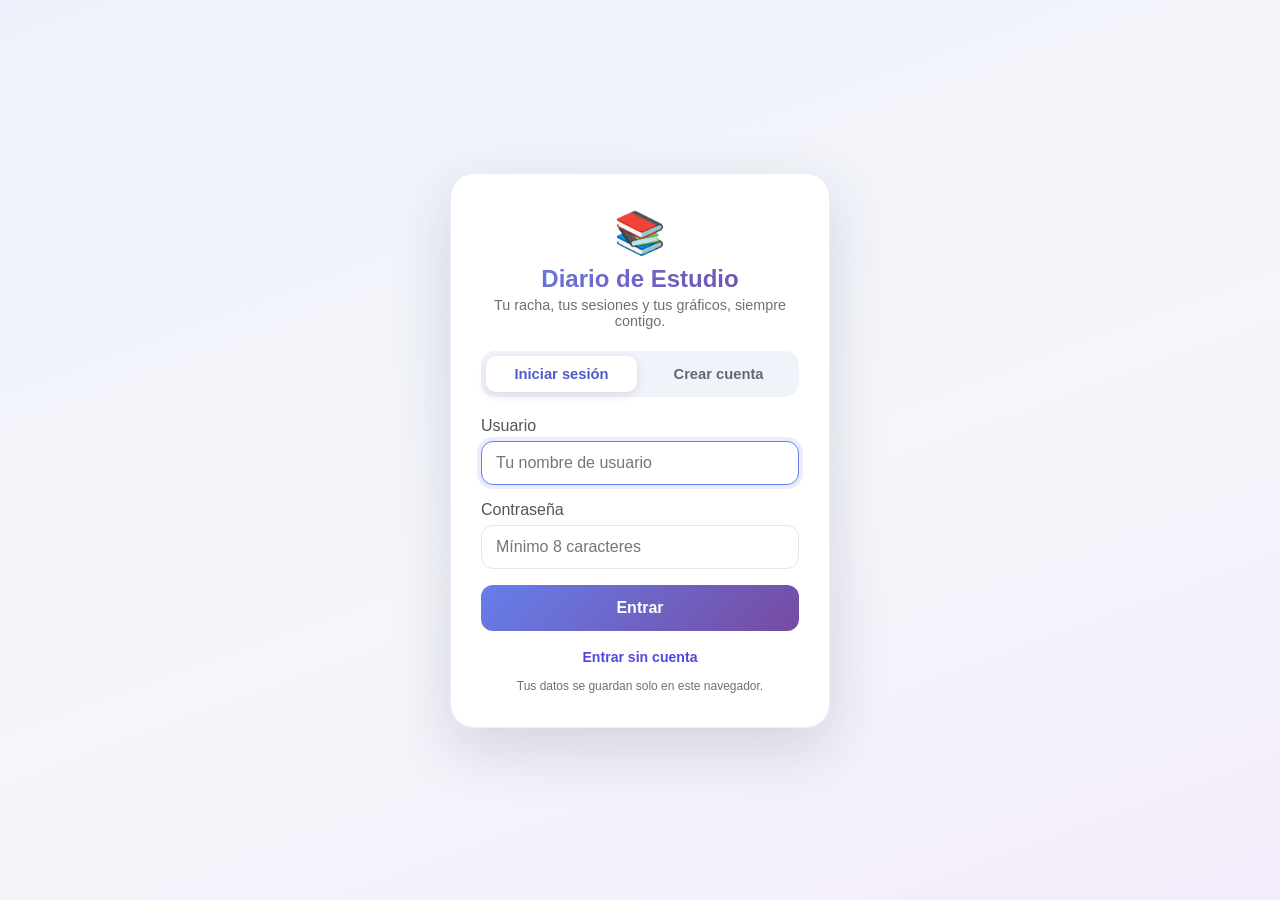
<file: index.html>
<!DOCTYPE html>
<html lang="es">
<head>
    <meta charset="UTF-8">
    <meta name="viewport" content="width=device-width, initial-scale=1.0">
    <meta http-equiv="Content-Security-Policy" content="default-src 'self' file:; script-src 'self' file:; style-src 'self' file:; img-src 'self' data:; object-src 'none'; base-uri 'none'">
    <title>Diario de Estudio</title>
    <!-- Icono vacío en data:: evita el 404 de /favicon.ico en servidores locales -->
    <link rel="icon" href="data:,">
    <link rel="stylesheet" href="styles.css">
</head>
<body>
    <div id="app" class="container" hidden>
        <div class="header">
            <h1>📚 Diario de Estudio</h1>
            <div class="header-actions">
                <span id="auth-status" class="auth-status"></span>
                <button id="theme-toggle" class="theme-btn" title="Cambiar tema">🌙</button>
            </div>
        </div>

        <!-- Pestañas -->
        <nav class="tabs" role="tablist" aria-label="Secciones">
            <button type="button" class="tab-button active" data-tab="diario" role="tab" aria-selected="true">📚 Diario</button>
            <button type="button" class="tab-button" data-tab="cronometro" role="tab" aria-selected="false">⏱️ Cronómetro</button>
            <button type="button" class="tab-button" data-tab="graficos" role="tab" aria-selected="false">📊 Gráficos</button>
        </nav>

        <!-- Pestaña: Diario -->
        <section id="panel-diario" class="panel" role="tabpanel">
            <!-- Racha -->
            <div class="streak-box">
                <span class="streak-number" id="streak">0</span>
                <span class="streak-label">días de racha 🔥</span>
                <div class="streak-best">
                    <span class="streak-best-number" id="best-streak">0</span>
                    <span class="streak-best-label">mejor racha 🏆</span>
                </div>
                <div class="streak-week">
                    <span class="streak-week-number" id="week-minutes">0</span>
                    <span class="streak-week-label">minutos esta semana ⏱️</span>
                </div>
            </div>

            <!-- Formulario -->
            <form id="study-form">
                <div class="form-group">
                    <label for="date">Fecha</label>
                    <input type="date" id="date" required>
                </div>
                <div class="form-group">
                    <label for="topic">Tema</label>
                    <input type="text" id="topic" placeholder="¿Qué estudiaste?" required>
                </div>
                <div class="form-group">
                    <label for="minutes">Minutos</label>
                    <input type="number" id="minutes" min="1" step="0.1" placeholder="30" required>
                </div>
                <button type="submit">Registrar sesión</button>
                <p id="form-message" class="form-message" hidden></p>
            </form>

            <!-- Lista de sesiones -->
            <div class="list-head">
                <h2>Sesiones</h2>
                <label class="filter-label" for="lista-filtro">Ver:</label>
                <select id="lista-filtro" class="filter-select">
                    <option value="hoy" selected>Hoy</option>
                    <option value="semana">Última semana</option>
                    <option value="mes">Último mes</option>
                    <option value="todo">Todo el historial</option>
                </select>
            </div>
            <ul id="session-list"></ul>

            <!-- Términos y Condiciones -->
            <div class="terms">
                <h3>Términos y Condiciones</h3>
                <p>1. Esta aplicación es una herramienta personal de registro de estudio.</p>
                <p>2. Los datos se almacenan únicamente en tu navegador (localStorage).</p>
                <p>3. No se recopila ni se envía información a terceros.</p>
                <p>4. El uso de esta aplicación es bajo tu propia responsabilidad.</p>
                <p>5. Puedes eliminar tus datos en cualquier momento borrando los datos del navegador.</p>
            </div>
        </section>

        <!-- Pestaña: Cronómetro -->
        <section id="panel-cronometro" class="panel" role="tabpanel" hidden>
            <h2>⏱️ Cronómetro</h2>
            <p class="panel-note">
                Dime cuántos minutos quieres estudiar y la cuenta atrás te avisa cuando se acaben.
            </p>

            <div class="timer-display" id="timer-display">00:00</div>
            <p class="timer-total" id="timer-total" hidden></p>

            <div class="timer-fields">
                <div class="form-group">
                    <label for="timer-minutes">Minutos</label>
                    <input type="number" id="timer-minutes" min="1" max="600" step="1" value="39" inputmode="numeric">
                </div>
                <div class="form-group">
                    <label for="timer-topic">Tema (opcional)</label>
                    <input type="text" id="timer-topic" placeholder="¿Qué vas a estudiar?">
                </div>
            </div>

            <div class="timer-actions">
                <button type="button" id="timer-start" class="timer-btn primary">Empezar</button>
                <button type="button" id="timer-pause" class="timer-btn" disabled>Pausar</button>
                <button type="button" id="timer-reset" class="timer-btn">Reiniciar</button>
            </div>

            <p id="timer-message" class="form-message" hidden></p>

            <div id="timer-done" class="timer-done" hidden>
                <p class="timer-done-text">⏰ ¡Se acabó el tiempo!</p>
                <button type="button" id="timer-save" class="timer-btn primary">Registrar esta sesión</button>
            </div>
        </section>

        <!-- Pestaña: Gráficos -->
        <section id="panel-graficos" class="panel" role="tabpanel" hidden>
            <h2>📊 Estadísticas</h2>
            <p id="charts-empty" class="empty-message" hidden>
                Todavía no hay sesiones registradas. Cuando registres alguna, aquí verás tus gráficos.
            </p>

            <div class="chart-block">
                <div class="chart-head">
                    <h3 id="chart-dias-titulo">Minutos por día</h3>
                    <div class="chart-nav">
                        <button type="button" id="chart-dias-anterior" class="chart-nav-button" aria-label="Ver los días anteriores" title="Días anteriores">‹</button>
                        <button type="button" id="chart-dias-siguiente" class="chart-nav-button" aria-label="Ver los días posteriores" title="Días posteriores">›</button>
                    </div>
                </div>
                <div id="chart-barras" class="chart"></div>
                <div id="chart-detalle" class="chart-detail" hidden></div>
            </div>

            <div class="chart-block">
                <div class="chart-head">
                    <h3>Reparto por tema</h3>
                    <div class="chart-nav">
                        <label class="filter-label" for="pastel-filtro">Ver:</label>
                        <select id="pastel-filtro" class="filter-select">
                            <option value="global" selected>Global</option>
                            <option value="hoy">Hoy</option>
                            <option value="dia">Día elegido</option>
                            <option value="semana">Semana</option>
                        </select>
                    </div>
                </div>
                <div id="chart-circular" class="chart"></div>
            </div>

            <div class="chart-block">
                <h3>Minutos por semana (últimas 8 semanas)</h3>
                <div id="chart-linea" class="chart"></div>
            </div>

            <div class="chart-block">
                <h3>Temas más estudiados</h3>
                <ol id="chart-top-temas" class="top-list"></ol>
            </div>
        </section>
    </div>

    <!-- Pantalla de acceso: se ve antes de entrar a la app.
         Si hay sesión guardada, app.js la esconde y muestra la app directamente. -->
    <div id="pantalla-acceso" class="acceso">
        <div class="acceso-card">
            <span class="acceso-logo" aria-hidden="true">📚</span>
            <h1 class="acceso-titulo">Diario de Estudio</h1>
            <p class="acceso-subtitulo">Tu racha, tus sesiones y tus gráficos, siempre contigo.</p>

            <div class="acceso-tabs" role="tablist" aria-label="Modo de acceso">
                <button type="button" id="acceso-tab-login" class="acceso-tab activa" role="tab" aria-selected="true">Iniciar sesión</button>
                <button type="button" id="acceso-tab-registro" class="acceso-tab" role="tab" aria-selected="false">Crear cuenta</button>
            </div>

            <form id="acceso-form" class="acceso-form">
                <div class="form-group">
                    <label for="acceso-usuario">Usuario</label>
                    <input type="text" id="acceso-usuario" placeholder="Tu nombre de usuario" autocomplete="username" required>
                </div>
                <div class="form-group">
                    <label for="acceso-clave">Contraseña</label>
                    <input type="password" id="acceso-clave" placeholder="Mínimo 8 caracteres" autocomplete="current-password" required>
                </div>
                <p id="acceso-mensaje" class="auth-message" hidden></p>
                <button type="submit" id="acceso-enviar">Entrar</button>
            </form>

            <p class="acceso-invitado">
                <a id="acceso-sin-cuenta" href="#">Entrar sin cuenta</a>
            </p>
            <p class="acceso-nota">Tus datos se guardan solo en este navegador.</p>
        </div>
    </div>

    <script src="app.js"></script>
</body>
</html>
</file>
<file: styles.css>
*
{
    margin: 0;
    padding: 0;
    box-sizing: border-box;
}

body
{
    font-family: -apple-system, BlinkMacSystemFont, 'Segoe UI', Roboto, sans-serif;
    background: linear-gradient(180deg, #eef1fb 0%, #f5f6fa 55%, #f4f1fb 100%);
    background-attachment: fixed;
    min-height: 100vh;
    padding: 20px;
    color: #333;
    transition: background 0.3s, color 0.3s;
}

/* Modo oscuro */
body.dark
{
    background: linear-gradient(180deg, #131a30 0%, #14142a 60%, #191430 100%);
    color: #e0e0e0;
}

.container
{
    max-width: 500px;
    margin: 0 auto;
    background: white;
    border: 1px solid rgba(102, 126, 234, 0.12);
    border-radius: 22px;
    padding: 26px;
    box-shadow: 0 14px 44px rgba(30, 41, 82, 0.12);
    transition: background 0.3s;
}

/* Sin esto la app seguiría visible con [hidden]: la regla gana al [hidden] del navegador */
.container[hidden]
{
    display: none;
}

body.dark .container
{
    background: #16213e;
    border-color: #26356b;
    box-shadow: 0 14px 44px rgba(0, 0, 0, 0.45);
}

.header
{
    display: flex;
    justify-content: space-between;
    align-items: center;
    margin-bottom: 20px;
}

h1
{
    color: #667eea;
    font-size: 1.5em;
    background: linear-gradient(135deg, #667eea, #764ba2);
    -webkit-background-clip: text;
    background-clip: text;
    -webkit-text-fill-color: transparent;
}

.theme-btn
{
    background: rgba(102, 126, 234, 0.08);
    border: none;
    font-size: 1.5em;
    cursor: pointer;
    padding: 8px;
    border-radius: 50%;
    transition: background 0.3s, transform 0.2s;
    width: auto;
}

.header-actions
{
    display: flex;
    align-items: center;
    gap: 8px;
}

/* Estado de sesión */
.auth-status
{
    font-size: 0.9em;
    color: #666;
    display: flex;
    align-items: center;
    gap: 8px;
    text-align: right;
}

body.dark .auth-status
{
    color: #aaa;
}

.auth-link
{
    color: #667eea;
    cursor: pointer;
    font-weight: 500;
    text-decoration: none;
    /* Es un <button> (para que se pueda enfocar con el teclado): se quitan
       los estilos que el navegador pone por defecto */
    background: none;
    border: none;
    padding: 0;
    font-family: inherit;
    font-size: inherit;
}

.auth-link:hover
{
    text-decoration: underline;
}

.auth-link:focus-visible
{
    outline: 2px solid #667eea;
    outline-offset: 2px;
}

.auth-username
{
    font-weight: 600;
    color: #333;
}

body.dark .auth-username
{
    color: #e0e0e0;
}

.theme-btn:hover
{
    background: rgba(0, 0, 0, 0.1);
    transform: scale(1.08);
}

body.dark .theme-btn:hover
{
    background: rgba(255, 255, 255, 0.1);
}

h2
{
    margin-top: 24px;
    margin-bottom: 12px;
    color: #555;
    font-size: 1.1em;
}

body.dark h2
{
    color: #aaa;
}

/* Racha */
.streak-box
{
    text-align: center;
    padding: 22px;
    background: linear-gradient(135deg, #ff6b6b, #ffa726);
    border-radius: 18px;
    margin-bottom: 22px;
    color: white;
    box-shadow: 0 10px 26px rgba(255, 107, 107, 0.35);
}

.streak-number
{
    font-size: 3em;
    font-weight: bold;
    display: block;
}

.streak-label
{
    font-size: 1.1em;
}

.streak-best
{
    margin-top: 12px;
    padding-top: 12px;
    border-top: 1px solid rgba(255, 255, 255, 0.3);
    text-align: center;
}

.streak-best-number
{
    font-size: 1.5em;
    font-weight: bold;
    display: block;
}

.streak-best-label
{
    font-size: 0.9em;
    opacity: 0.9;
}

.streak-week
{
    margin-top: 12px;
    padding-top: 12px;
    border-top: 1px solid rgba(255, 255, 255, 0.3);
    text-align: center;
}

.streak-week-number
{
    font-size: 1.5em;
    font-weight: bold;
    display: block;
}

.streak-week-label
{
    font-size: 0.9em;
    opacity: 0.9;
}

/* Pantalla de acceso: se ve antes de entrar a la app */
.acceso
{
    position: fixed;
    inset: 0;
    display: flex;
    align-items: center;
    justify-content: center;
    padding: 20px;
    background: linear-gradient(160deg, #eef1fb 0%, #f5f6fa 55%, #f3ecfb 100%);
    z-index: 20;
    overflow-y: auto;
}

body.dark .acceso
{
    background: linear-gradient(160deg, #131a30 0%, #14142a 60%, #1a1430 100%);
}

.acceso[hidden]
{
    display: none;
}

.acceso-card
{
    background: white;
    border: 1px solid rgba(102, 126, 234, 0.14);
    border-radius: 24px;
    padding: 34px 30px;
    width: 100%;
    max-width: 380px;
    box-shadow: 0 20px 60px rgba(30, 41, 82, 0.16);
    text-align: center;
    animation: acceso-entra 0.35s ease;
}

/* La tarjeta entra suave al aparecer */
@keyframes acceso-entra
{
    from
    {
        opacity: 0;
        transform: translateY(12px);
    }
    to
    {
        opacity: 1;
        transform: translateY(0);
    }
}

body.dark .acceso-card
{
    background: #16213e;
    border-color: #26356b;
    box-shadow: 0 20px 60px rgba(0, 0, 0, 0.45);
}

.acceso-logo
{
    display: block;
    font-size: 2.6em;
}

.acceso-titulo
{
    margin: 8px 0 4px;
    font-size: 1.5em;
    color: #667eea;
    background: linear-gradient(135deg, #667eea, #764ba2);
    -webkit-background-clip: text;
    background-clip: text;
    -webkit-text-fill-color: transparent;
}

.acceso-subtitulo
{
    margin-bottom: 22px;
    font-size: 0.9em;
    /* Gris con contraste AA (4,95:1 sobre blanco) — el #888 se quedaba en 3,54 */
    color: #707070;
}

body.dark .acceso-subtitulo
{
    color: #9aa7c7;
}

/* Pestañas "Iniciar sesión" / "Crear cuenta" */
.acceso-tabs
{
    display: flex;
    gap: 6px;
    padding: 5px;
    margin-bottom: 20px;
    background: #f1f3fb;
    border-radius: 14px;
}

body.dark .acceso-tabs
{
    background: #101935;
}

.acceso-tab
{
    flex: 1;
    padding: 10px;
    border: none;
    border-radius: 10px;
    background: none;
    color: #667;
    font-size: 0.92em;
    font-weight: 600;
    cursor: pointer;
    transition: background 0.2s, color 0.2s, box-shadow 0.2s;
}

.acceso-tab.activa
{
    background: white;
    /* Indigo oscuro: AA sobre blanco (5,75:1) — #5a6fd6 se quedaba en 4,49 */
    color: #4f5bc7;
    box-shadow: 0 3px 10px rgba(30, 41, 82, 0.12);
}

body.dark .acceso-tab
{
    color: #9aa7c7;
}

body.dark .acceso-tab.activa
{
    background: #22305c;
    color: #cdd6ff;
}

.acceso-form
{
    text-align: left;
}

.acceso-invitado
{
    margin-top: 18px;
    font-size: 0.88em;
}

.acceso-invitado a
{
    /* Mismo índigo de la app (#4f46e5): AA sobre blanco (6,29:1) */
    color: #4f46e5;
    font-weight: 600;
    text-decoration: none;
}

.acceso-invitado a:hover
{
    text-decoration: underline;
}

/* En oscuro hace falta aclarar el enlace: #4f46e5 sobre #16213e no llega a AA */
body.dark .acceso-invitado a
{
    color: #8b9aff;
}

.acceso-nota
{
    margin-top: 14px;
    font-size: 0.75em;
    color: #707070;
}

body.dark .acceso-nota
{
    color: #9aa7c7;
}

/* Avisos de acceso (errores y confirmaciones) */
.auth-message
{
    font-size: 0.85em;
    margin-bottom: 12px;
    text-align: center;
    padding: 8px;
    border-radius: 10px;
}

.auth-message.error
{
    background: #ffe0e0;
    color: #b30000;
}

.auth-message.success
{
    background: #e0ffe0;
    color: #006600;
}

body.dark .auth-message.error
{
    background: #4a1f1f;
    color: #ffb3b3;
}

body.dark .auth-message.success
{
    background: #1f4a2a;
    color: #b3ffb3;
}

/* Formulario */
.form-group
{
    margin-bottom: 16px;
}

label
{
    display: block;
    margin-bottom: 6px;
    font-weight: 500;
    color: #555;
}

body.dark label
{
    color: #aaa;
}

input
{
    width: 100%;
    padding: 12px 14px;
    border: 1.5px solid #e3e6f2;
    border-radius: 12px;
    font-size: 1em;
    transition: border-color 0.3s, box-shadow 0.3s;
    background: white;
    color: #333;
}

body.dark input
{
    background: #101935;
    border-color: #26356b;
    color: #e0e0e0;
}

input:focus
{
    outline: none;
    border-color: #667eea;
    box-shadow: 0 0 0 4px rgba(102, 126, 234, 0.15);
}

button[type="submit"]
{
    width: 100%;
    padding: 14px;
    background: linear-gradient(135deg, #667eea, #764ba2);
    color: white;
    border: none;
    border-radius: 12px;
    font-size: 1em;
    font-weight: 600;
    cursor: pointer;
    transition: transform 0.2s, box-shadow 0.2s, filter 0.2s;
}

button[type="submit"]:hover
{
    transform: translateY(-1px);
    box-shadow: 0 8px 20px rgba(102, 126, 234, 0.35);
}

button[type="submit"]:active
{
    transform: translateY(0);
}

/* Botón deshabilitado mientras se calcula el hash o mientras dura el bloqueo
   de rate limit (antes lo tenía #auth-submit y se perdió con el modal) */
#acceso-enviar:disabled
{
    background: #aab;
    box-shadow: none;
    transform: none;
    cursor: not-allowed;
}

/* Mensaje del formulario (error o confirmación) */
.form-message
{
    font-size: 0.85em;
    margin-top: 12px;
    text-align: center;
    padding: 8px;
    border-radius: 6px;
}

.form-message.error
{
    background: #ffe0e0;
    color: #b30000;
}

.form-message.success
{
    background: #e0ffe0;
    color: #006600;
}

body.dark .form-message.error
{
    background: #4a1f1f;
    color: #ffb3b3;
}

body.dark .form-message.success
{
    background: #1f4a2a;
    color: #b3ffb3;
}

/* Lista de sesiones */
#session-list
{
    list-style: none;
}

#session-list li
{
    padding: 12px 14px;
    background: #fafbff;
    border: 1px solid #eceff9;
    border-radius: 12px;
    margin-bottom: 8px;
    display: flex;
    justify-content: space-between;
    align-items: center;
}

body.dark #session-list li
{
    background: #1b2544;
    border-color: #26356b;
}

#session-list li:last-child
{
    margin-bottom: 0;
}

/* Grises con contraste AA: #707070 en claro (≥4,8:1 sobre las tarjetas) y
   variantes claras en oscuro — los #888/#999/#666/#555 se quedaban por debajo */
.session-date
{
    color: #707070;
    font-size: 0.9em;
}

body.dark .session-date
{
    color: #9aa7c7;
}

.session-topic
{
    font-weight: 500;
    flex: 1;
    margin: 0 12px;
}

.session-minutes
{
    color: #5560d6;
    font-weight: 600;
    margin-right: 12px;
}

body.dark .session-minutes
{
    color: #8b9aff;
    margin-right: 12px;
}

.empty-message
{
    text-align: center;
    color: #707070;
    padding: 20px;
    font-style: italic;
}

/* Botón de borrar sesión (🗑️) — confirmación en dos pasos con clase .armada */
.session-delete
{
    padding: 6px 10px;
    border: none;
    border-radius: 10px;
    background: #f1f3fb;
    color: #888;
    font-size: 1em;
    cursor: pointer;
    transition: background 0.15s, color 0.15s, transform 0.1s, box-shadow 0.15s;
    line-height: 1;
}

.session-delete:hover
{
    background: #ffe0e0;
    color: #b30000;
    transform: scale(1.05);
}

.session-delete:active
{
    transform: scale(0.98);
}

/* Estado armado: el botón ya fue pulsado una vez y pregunta "¿Borrar?" */
.session-delete.armada
{
    background: #b30000;
    color: white;
    box-shadow: 0 0 0 3px rgba(179, 0, 0, 0.35);
    font-weight: 700;
    font-size: 0.85em;
    padding: 6px 12px;
}

.session-delete.armada:hover
{
    background: #990000;
    color: white;
    transform: none;
}

body.dark .session-delete
{
    background: #101935;
    color: #9aa7c7;
}

body.dark .session-delete:hover
{
    background: #4a1f1f;
    color: #ffb3b3;
}

body.dark .session-delete.armada
{
    background: #cc3333;
    color: white;
    box-shadow: 0 0 0 3px rgba(204, 51, 51, 0.4);
}

/* Términos y Condiciones */
.terms
{
    margin-top: 28px;
    padding: 16px;
    background: #f8f9fe;
    border: 1px dashed #dfe4f5;
    border-radius: 14px;
}

body.dark .terms
{
    background: #131c38;
    border-color: #26356b;
}

.terms h3
{
    font-size: 0.9em;
    color: #707070;
    margin-bottom: 12px;
}

.terms p
{
    font-size: 0.8em;
    color: #707070;
    margin-bottom: 6px;
    line-height: 1.4;
}

body.dark .terms h3
{
    color: #9aa7c7;
}

body.dark .terms p
{
    color: #8b96b8;
}

/* Pestañas */
.tabs
{
    display: flex;
    gap: 6px;
    margin-bottom: 22px;
    padding: 6px;
    background: #f1f3fb;
    border-radius: 16px;
    flex-wrap: wrap;
}

body.dark .tabs
{
    background: #101935;
}

.tab-button
{
    flex: 1;
    min-width: 90px;
    padding: 10px 8px;
    border: none;
    border-radius: 12px;
    background: none;
    color: #667;
    font-size: 0.9em;
    cursor: pointer;
    transition: background 0.2s, color 0.2s, box-shadow 0.2s;
}

body.dark .tab-button
{
    color: #9aa7c7;
}

.tab-button:hover
{
    background: rgba(255, 255, 255, 0.8);
}

body.dark .tab-button:hover
{
    background: rgba(255, 255, 255, 0.06);
}

.tab-button.active
{
    background: linear-gradient(135deg, #667eea, #764ba2);
    color: white;
    font-weight: bold;
    box-shadow: 0 6px 16px rgba(102, 126, 234, 0.35);
}

/* Paneles de las pestañas */
.panel
{
    display: block;
}

/* Sin esto el panel seguiría visible: la regla de arriba gana al [hidden] del navegador */
.panel[hidden]
{
    display: none;
}

.panel-note
{
    font-size: 0.85em;
    color: #888;
    line-height: 1.4;
    margin-bottom: 16px;
}

/* Cronómetro */
.timer-display
{
    text-align: center;
    font-size: 3.2em;
    font-weight: bold;
    color: #667eea;
    font-variant-numeric: tabular-nums;
    margin: 10px 0;
}

.timer-total
{
    text-align: center;
    font-size: 0.85em;
    color: #888;
    margin-bottom: 16px;
}

.timer-fields
{
    display: flex;
    gap: 12px;
}

.timer-fields .form-group
{
    flex: 1;
    min-width: 0;
}

.timer-actions
{
    display: flex;
    gap: 8px;
    margin-top: 4px;
    flex-wrap: wrap;
}

.timer-btn
{
    flex: 1;
    min-width: 100px;
    padding: 12px;
    border: 1.5px solid #e3e6f2;
    border-radius: 12px;
    background: white;
    color: #333;
    font-size: 0.95em;
    cursor: pointer;
    transition: background 0.2s, border-color 0.2s, transform 0.2s, box-shadow 0.2s;
}

body.dark .timer-btn
{
    background: #1b2544;
    border-color: #26356b;
    color: #ddd;
}

.timer-btn.primary
{
    background: linear-gradient(135deg, #667eea, #764ba2);
    border-color: transparent;
    color: white;
    font-weight: bold;
    box-shadow: 0 6px 16px rgba(102, 126, 234, 0.3);
}

.timer-btn:hover:not(:disabled)
{
    border-color: #667eea;
    transform: translateY(-1px);
}

.timer-btn.primary:hover:not(:disabled)
{
    box-shadow: 0 8px 20px rgba(102, 126, 234, 0.4);
}

.timer-btn:disabled
{
    opacity: 0.5;
    cursor: not-allowed;
}

.timer-done
{
    margin-top: 16px;
    padding: 14px;
    border: 1px solid #667eea;
    border-radius: 12px;
    text-align: center;
}

.timer-done-text
{
    color: #667eea;
    font-weight: bold;
    margin-bottom: 10px;
}

/* ---------- Gráficos ---------- */
.chart-block
{
    margin-bottom: 28px;
}

.chart-block h3
{
    font-size: 0.95em;
    color: #555;
    margin-bottom: 10px;
}

body.dark .chart-block h3
{
    color: #aaa;
}

.chart
{
    width: 100%;
}

.chart svg
{
    display: block;
    width: 100%;
    height: auto;
}

/* Textos y líneas de los gráficos */
.chart-label
{
    fill: #888;
    font-size: 10px;
}

.chart-value
{
    fill: #667eea;
    font-size: 10px;
    font-weight: 600;
}

.chart-axis
{
    stroke: #e0e0e0;
    stroke-width: 1;
}

.chart-tick
{
    fill: #dcdcdc;
}

.chart-bar
{
    fill: #667eea;
}

.chart-line
{
    fill: none;
    stroke: #667eea;
    stroke-width: 2.5;
    stroke-linecap: round;
    stroke-linejoin: round;
}

.chart-point
{
    fill: #ffffff;
    stroke: #667eea;
    stroke-width: 2;
}

.chart-slice
{
    stroke: #ffffff;
    stroke-width: 1;
}

/* Colores de las porciones del gráfico circular */
.chart-color-1
{
    fill: #667eea;
    background-color: #667eea;
}

.chart-color-2
{
    fill: #ff6b6b;
    background-color: #ff6b6b;
}

.chart-color-3
{
    fill: #ffa726;
    background-color: #ffa726;
}

.chart-color-4
{
    fill: #26a69a;
    background-color: #26a69a;
}

.chart-color-5
{
    fill: #ab47bc;
    background-color: #ab47bc;
}

.chart-color-6
{
    fill: #78909c;
    background-color: #78909c;
}

body.dark .chart-label
{
    fill: #8a8a8a;
}

body.dark .chart-value
{
    fill: #aab4ff;
}

body.dark .chart-axis
{
    stroke: #0f3460;
}

body.dark .chart-tick
{
    fill: #24406e;
}

body.dark .chart-bar
{
    fill: #8b9dff;
}

body.dark .chart-line
{
    stroke: #8b9dff;
}

body.dark .chart-point
{
    fill: #16213e;
    stroke: #8b9dff;
}

body.dark .chart-slice
{
    stroke: #16213e;
}

body.dark .chart-color-1
{
    fill: #8b9dff;
    background-color: #8b9dff;
}

body.dark .chart-color-2
{
    fill: #ff8f8f;
    background-color: #ff8f8f;
}

body.dark .chart-color-3
{
    fill: #ffbe6b;
    background-color: #ffbe6b;
}

body.dark .chart-color-4
{
    fill: #4fd1c5;
    background-color: #4fd1c5;
}

body.dark .chart-color-5
{
    fill: #ce93d8;
    background-color: #ce93d8;
}

body.dark .chart-color-6
{
    fill: #90a4ae;
    background-color: #90a4ae;
}

/* Leyenda del gráfico circular */
.chart-legend
{
    list-style: none;
    margin-top: 12px;
    padding: 0;
}

.chart-legend-item
{
    display: flex;
    align-items: center;
    gap: 8px;
    padding: 6px 2px;
    font-size: 0.85em;
    border-bottom: 1px solid #f0f0f0;
}

body.dark .chart-legend-item
{
    border-bottom-color: #0f3460;
}

.chart-swatch
{
    width: 12px;
    height: 12px;
    border-radius: 3px;
    flex: 0 0 auto;
}

.chart-legend-name
{
    flex: 1;
    min-width: 0;
    overflow-wrap: anywhere;
}

.chart-legend-value
{
    color: #888;
    white-space: nowrap;
}

/* Lista de temas más estudiados */
.top-list
{
    list-style: none;
    padding: 0;
    margin: 0;
}

.top-item
{
    display: flex;
    align-items: baseline;
    flex-wrap: wrap;
    gap: 8px;
    padding: 10px 12px;
    border-bottom: 1px solid #eee;
    font-size: 0.9em;
}

body.dark .top-item
{
    border-bottom-color: #0f3460;
}

.top-item:last-child
{
    border-bottom: none;
}

.top-rank
{
    color: #999;
    min-width: 20px;
    font-variant-numeric: tabular-nums;
}

.top-name
{
    flex: 1;
    min-width: 0;
    font-weight: 500;
    overflow-wrap: anywhere;
}

.top-minutes
{
    color: #667eea;
    font-weight: 600;
    white-space: nowrap;
}

.top-sessions
{
    color: #888;
    font-size: 0.85em;
    white-space: nowrap;
}

body.dark .top-minutes
{
    color: #aab4ff;
}

/* ---------- Gráfico de barras: cabecera, navegación y detalle ---------- */

/* Cabecera del gráfico de barras: el título y los botones para mover la ventana */
.chart-head
{
    display: flex;
    align-items: center;
    justify-content: space-between;
    gap: 10px;
    flex-wrap: wrap;
    margin-bottom: 10px;
}

.chart-head h3
{
    margin-bottom: 0;
    flex: 1 1 auto;
    min-width: 0;
    overflow-wrap: anywhere;
}

.chart-nav
{
    display: flex;
    gap: 8px;
    flex: 0 0 auto;
    /* Si el título ocupa toda la línea los botones bajan a la siguiente:
       así se quedan pegados a la derecha y no a la izquierda */
    margin-left: auto;
}

/* Botones "‹" y "›": tamaño fijo para que se puedan pulsar en el móvil */
.chart-nav-button
{
    width: 38px;
    height: 38px;
    padding: 0;
    font-family: inherit;
    font-size: 1.3em;
    line-height: 1;
    color: #667eea;
    background-color: #f0f2ff;
    border: 1px solid #d9ddff;
    border-radius: 10px;
    cursor: pointer;
}

.chart-nav-button:hover:not(:disabled)
{
    background-color: #e2e6ff;
}

.chart-nav-button:focus-visible
{
    outline: 2px solid #667eea;
    outline-offset: 2px;
}

/* Apagado: la ventana ya llega a hoy y no se puede ver el futuro */
.chart-nav-button:disabled
{
    opacity: 0.35;
    cursor: default;
}

body.dark .chart-nav-button
{
    color: #aab4ff;
    background-color: #1d2f57;
    border-color: #2b4278;
}

body.dark .chart-nav-button:hover:not(:disabled)
{
    background-color: #26406f;
}

/* Una columna de un día en el gráfico de barras: se puede pulsar */
.chart-day
{
    cursor: pointer;
}

/* Área que se puede pulsar: ocupa toda la columna */
.chart-day-area
{
    fill: transparent;
}

.chart-day:hover .chart-day-area
{
    fill: rgba(102, 126, 234, 0.12);
}

.chart-day:focus-visible
{
    outline: 2px solid #667eea;
    outline-offset: 1px;
}

.chart-day:focus-visible .chart-day-area
{
    fill: rgba(102, 126, 234, 0.18);
    stroke: #667eea;
    stroke-width: 2;
}

/* La barra del día seleccionado se pinta de otro color */
.chart-day.is-selected .chart-bar
{
    fill: #ff6b6b;
}

.chart-day.is-selected .chart-day-area
{
    fill: rgba(102, 126, 234, 0.12);
}

body.dark .chart-day:hover .chart-day-area
{
    fill: rgba(139, 157, 255, 0.16);
}

body.dark .chart-day:focus-visible
{
    outline: 2px solid #8b9dff;
    outline-offset: 1px;
}

body.dark .chart-day:focus-visible .chart-day-area
{
    fill: rgba(139, 157, 255, 0.22);
    stroke: #8b9dff;
}

body.dark .chart-day.is-selected .chart-bar
{
    fill: #ff8f8f;
}

/* Detalle del día que se ha pulsado en el gráfico de barras */
.chart-detail
{
    margin-top: 16px;
    padding: 12px 14px;
    border: 1px solid #e6e8f5;
    border-radius: 12px;
    background-color: #f8f9ff;
}

/* Sin esto el detalle seguiría visible: la regla de arriba gana al [hidden] */
.chart-detail[hidden]
{
    display: none;
}

body.dark .chart-detail
{
    border-color: #24406e;
    background-color: #182a4d;
}

.chart-detail-title
{
    margin: 0 0 8px;
    font-size: 0.95em;
    color: #444;
}

body.dark .chart-detail-title
{
    color: #e0e0e0;
}

.chart-detail-list
{
    list-style: none;
    margin: 0;
    padding: 0;
}

.chart-detail-item
{
    display: flex;
    align-items: baseline;
    justify-content: space-between;
    gap: 10px;
    padding: 7px 0;
    border-bottom: 1px solid #e9ebf7;
    font-size: 0.9em;
}

body.dark .chart-detail-item
{
    border-bottom-color: #24406e;
}

.chart-detail-topic
{
    flex: 1;
    min-width: 0;
    overflow-wrap: anywhere;
}

.chart-detail-minutes
{
    color: #667eea;
    font-weight: 600;
    white-space: nowrap;
}

body.dark .chart-detail-minutes
{
    color: #aab4ff;
}

.chart-detail-total
{
    margin: 10px 0 0;
    font-size: 0.85em;
    color: #888;
}

.chart-detail-empty
{
    margin: 0;
    font-size: 0.9em;
    color: #888;
}

/* ---------- Filtros: lista de sesiones y gráfico de pastel ---------- */

/* Cabecera de la lista de sesiones: el título a la izquierda y el filtro a la derecha */
.list-head
{
    display: flex;
    align-items: center;
    justify-content: space-between;
    gap: 10px;
    flex-wrap: wrap;
    margin-bottom: 10px;
}

.list-head h2
{
    margin-bottom: 0;
    flex: 1 1 auto;
    min-width: 0;
}

/* Etiqueta y desplegable compartidos por los dos filtros */
.filter-label
{
    font-size: 0.9em;
    color: #555;
    white-space: nowrap;
}

.filter-select
{
    font: inherit;
    font-size: 0.9em;
    padding: 7px 10px;
    border: 1.5px solid #d7dcf0;
    border-radius: 10px;
    background: #fff;
    color: inherit;
    cursor: pointer;
    max-width: 100%;
    transition: border-color 0.2s, box-shadow 0.2s;
}

.filter-select:focus
{
    outline: none;
    border-color: #667eea;
    box-shadow: 0 0 0 4px rgba(102, 126, 234, 0.15);
}

body.dark .filter-label
{
    color: #aab4c8;
}

body.dark .filter-select
{
    background: #1b2544;
    border-color: #26356b;
    color: #e5e7eb;
}
</file>
